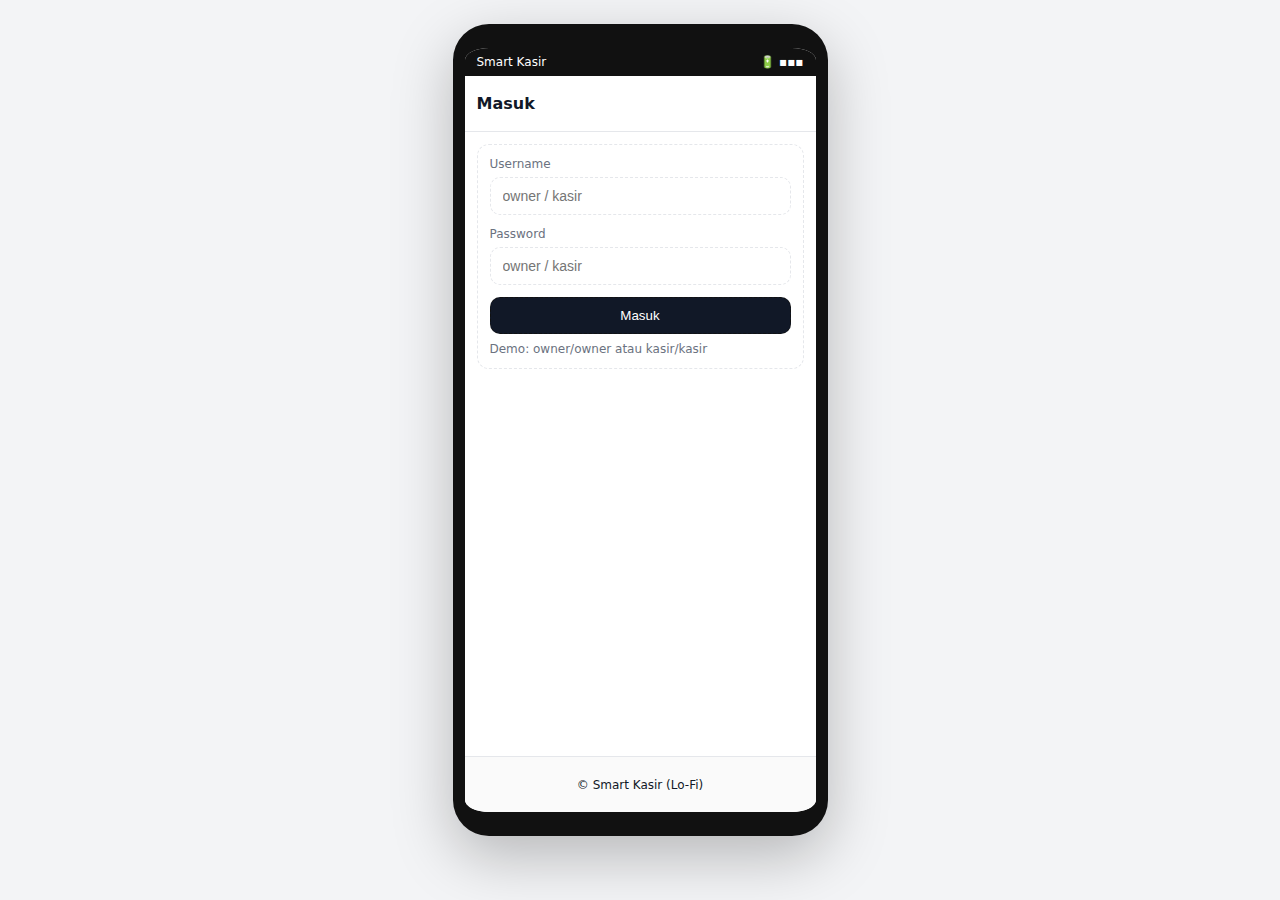
<file: index.html>
<!doctype html>
<html lang="id">
<head>
  <meta charset="utf-8"/>
  <meta name="viewport" content="width=device-width,initial-scale=1"/>
  <meta http-equiv="refresh" content="0; url=login.html">
  <title>Smart Kasir</title>
</head>
<body>
</body>
</html>
</file>
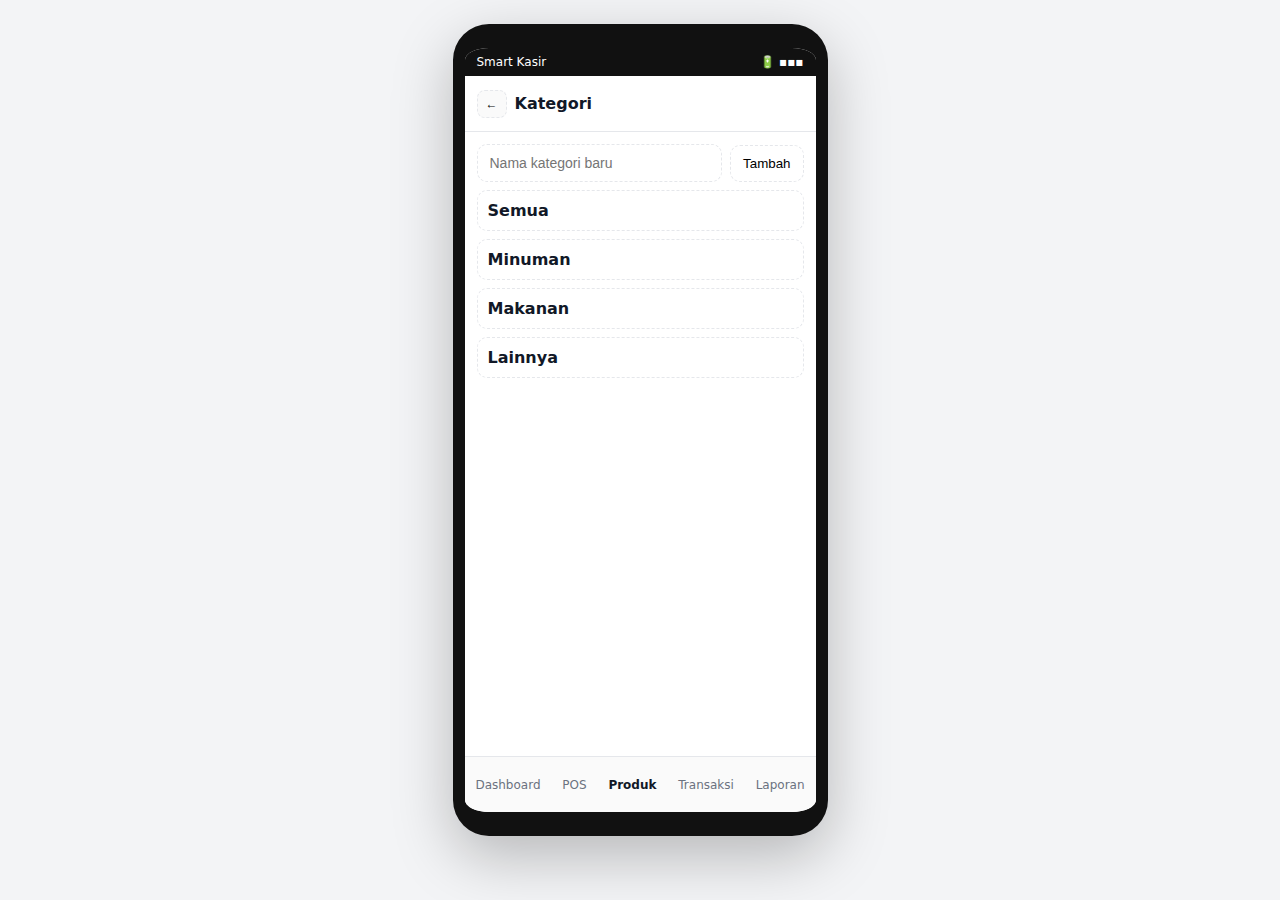
<file: categories.html>
<!doctype html>
<html lang="id">
<head>
<meta charset="utf-8"/>
<meta name="viewport" content="width=device-width, initial-scale=1"/>
<title>Kategori · Smart Kasir</title>
<link rel="stylesheet" href="assets/style.css"/>
</head>
<body>
<div class="phone-wrap">
  <div class="phone">
    <div class="statusbar"><div>Smart Kasir</div><div>🔋 ▪▪▪</div></div>
    <div class="app">
      <div class="header">
        <button class="back" onclick="history.back()">←</button>
        <div class="title">Kategori</div>
        <div style="margin-left:auto"></div>
      </div>
      <div class="content">
        <div id='categories'>
  <form id='catForm' class='row' style='gap:8px'><input id='catName' class='input' placeholder='Nama kategori baru'/><button class='btn' type='submit'>Tambah</button></form>
  <div style='height:8px'></div><div id='catList' class='list'></div>
</div>
      </div>
      
    <div class="footer">
      <a class="nav-btn " href="dashboard.html">Dashboard</a>
      <a class="nav-btn " href="pos.html">POS</a>
      <a class="nav-btn active" href="products.html">Produk</a>
      <a class="nav-btn " href="transactions.html">Transaksi</a>
      <a class="nav-btn " href="reports.html">Laporan</a>
    </div>
    
    </div>
  </div>
</div>
<script src="assets/app.js"></script>
</body>
</html>
</file>
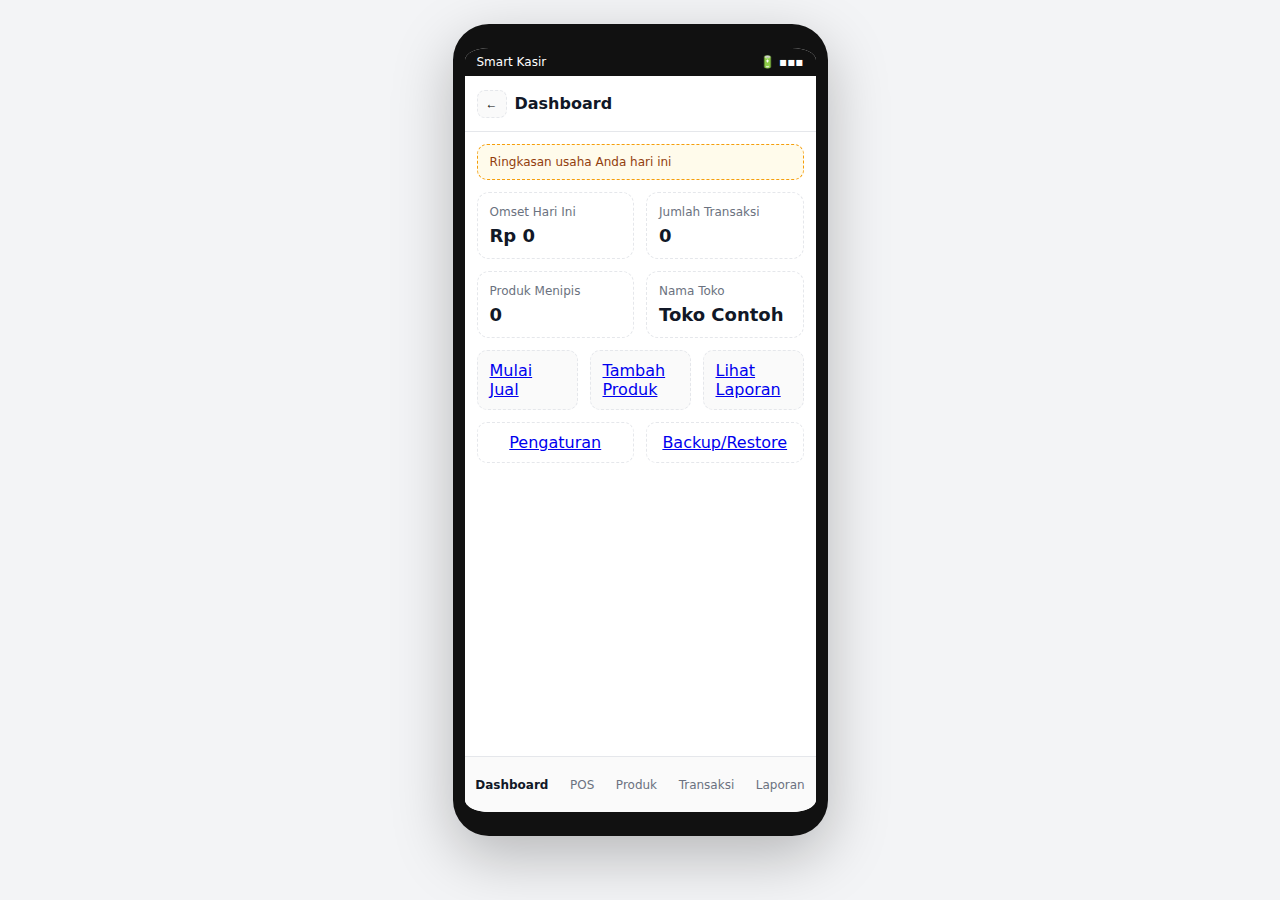
<file: dashboard.html>
<!doctype html>
<html lang="id">
<head>
<meta charset="utf-8"/>
<meta name="viewport" content="width=device-width, initial-scale=1"/>
<title>Dashboard · Smart Kasir</title>
<link rel="stylesheet" href="assets/style.css"/>
</head>
<body>
<div class="phone-wrap">
  <div class="phone">
    <div class="statusbar"><div>Smart Kasir</div><div>🔋 ▪▪▪</div></div>
    <div class="app">
      <div class="header">
        <button class="back" onclick="history.back()">←</button>
        <div class="title">Dashboard</div>
        <div style="margin-left:auto"></div>
      </div>
      <div class="content">
        <div id='dashboard'>
  <div class='banner'>Ringkasan usaha Anda hari ini</div>
  <div class='kpi'>
    <div class='card'><div class='label'>Omset Hari Ini</div><div class='num' id='kpiSales'>Rp 0</div></div>
    <div class='card'><div class='label'>Jumlah Transaksi</div><div class='num' id='kpiTx'>0</div></div>
    <div class='card'><div class='label'>Produk Menipis</div><div class='num' id='kpiLow'>0</div></div>
    <div class='card'><div class='label'>Nama Toko</div><div class='num' id='shopName'>-</div></div>
  </div>
  <div style='height:12px'></div>
  <div class='grid cols-3'>
    <a class='btn ghost' href='pos.html'>Mulai Jual</a>
    <a class='btn ghost' href='products.html'>Tambah Produk</a>
    <a class='btn ghost' href='reports.html'>Lihat Laporan</a>
  </div>
  <div style='height:12px'></div>
  <div class='grid cols-2'>
    <a class='btn' href='settings.html'>Pengaturan</a>
    <a class='btn' href='settings_backup.html'>Backup/Restore</a>
  </div>
</div>
      </div>
      
    <div class="footer">
      <a class="nav-btn active" href="dashboard.html">Dashboard</a>
      <a class="nav-btn " href="pos.html">POS</a>
      <a class="nav-btn " href="products.html">Produk</a>
      <a class="nav-btn " href="transactions.html">Transaksi</a>
      <a class="nav-btn " href="reports.html">Laporan</a>
    </div>
    
    </div>
  </div>
</div>
<script src="assets/app.js"></script>
</body>
</html>
</file>
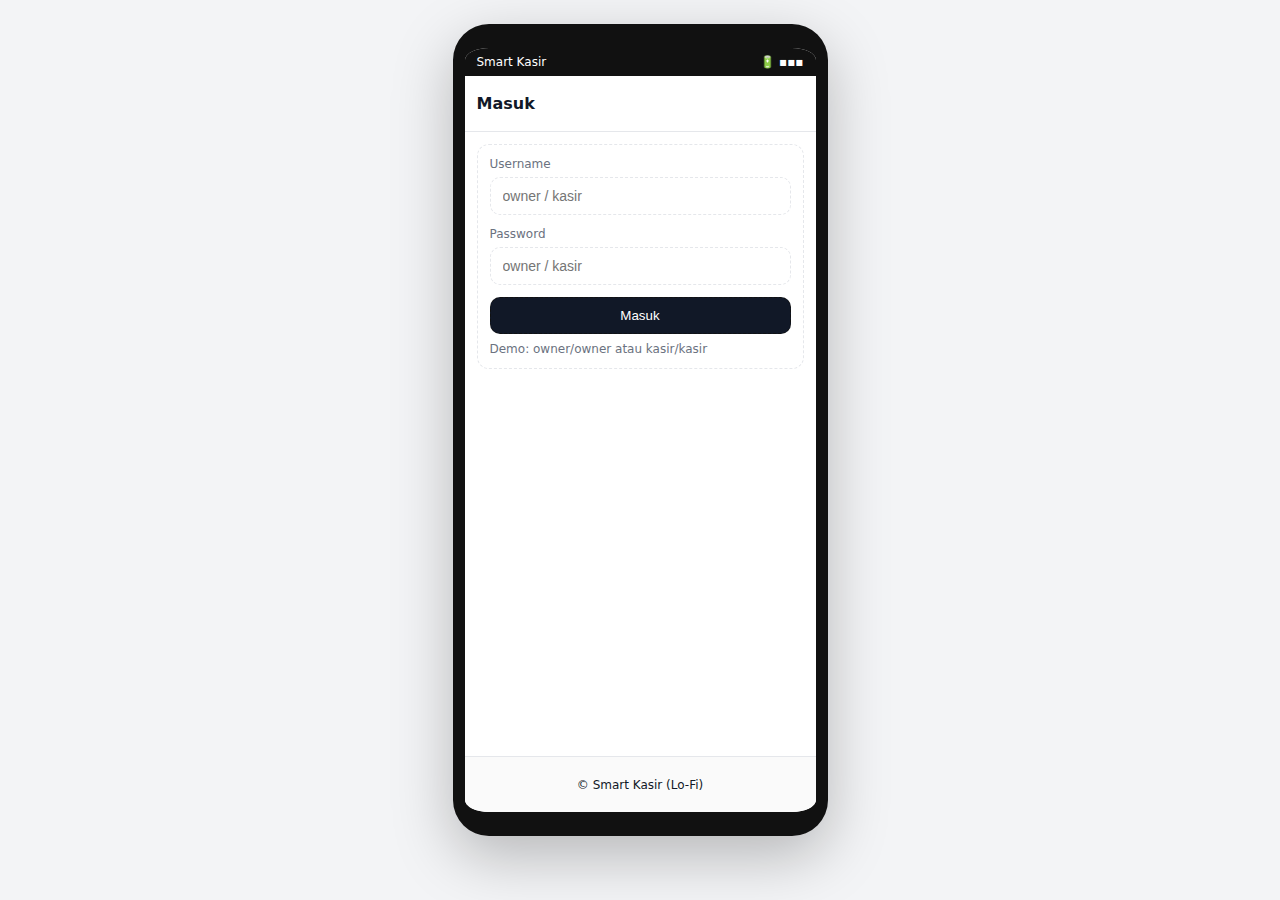
<file: login.html>
<!doctype html>
<html lang="id">
<head><meta charset="utf-8"/><meta name="viewport" content="width=device-width, initial-scale=1"/>
<title>Login · Smart Kasir</title><link rel="stylesheet" href="assets/style.css"/></head>
<body>
<div class="phone-wrap"><div class="phone">
<div class="statusbar"><div>Smart Kasir</div><div>🔋 ▪▪▪</div></div>
<div class="app">
  <div class="header"><div class="title">Masuk</div></div>
  <div class="content">
    <div class="card">
      <div class="group"><div class="label">Username</div><input class="input" name="username" form="loginForm" placeholder="owner / kasir"/></div>
      <div class="group"><div class="label">Password</div><input class="input" type="password" name="password" form="loginForm" placeholder="owner / kasir"/></div>
      <form id="loginForm"><button class="btn primary block" type="submit">Masuk</button></form>
      <div class="small" style="margin-top:8px;color:var(--muted)">Demo: owner/owner atau kasir/kasir</div>
    </div>
  </div>
  <div class="footer center small">© Smart Kasir (Lo-Fi)</div>
</div></div></div>
<script src="assets/app.js"></script>
</body></html>
</file>
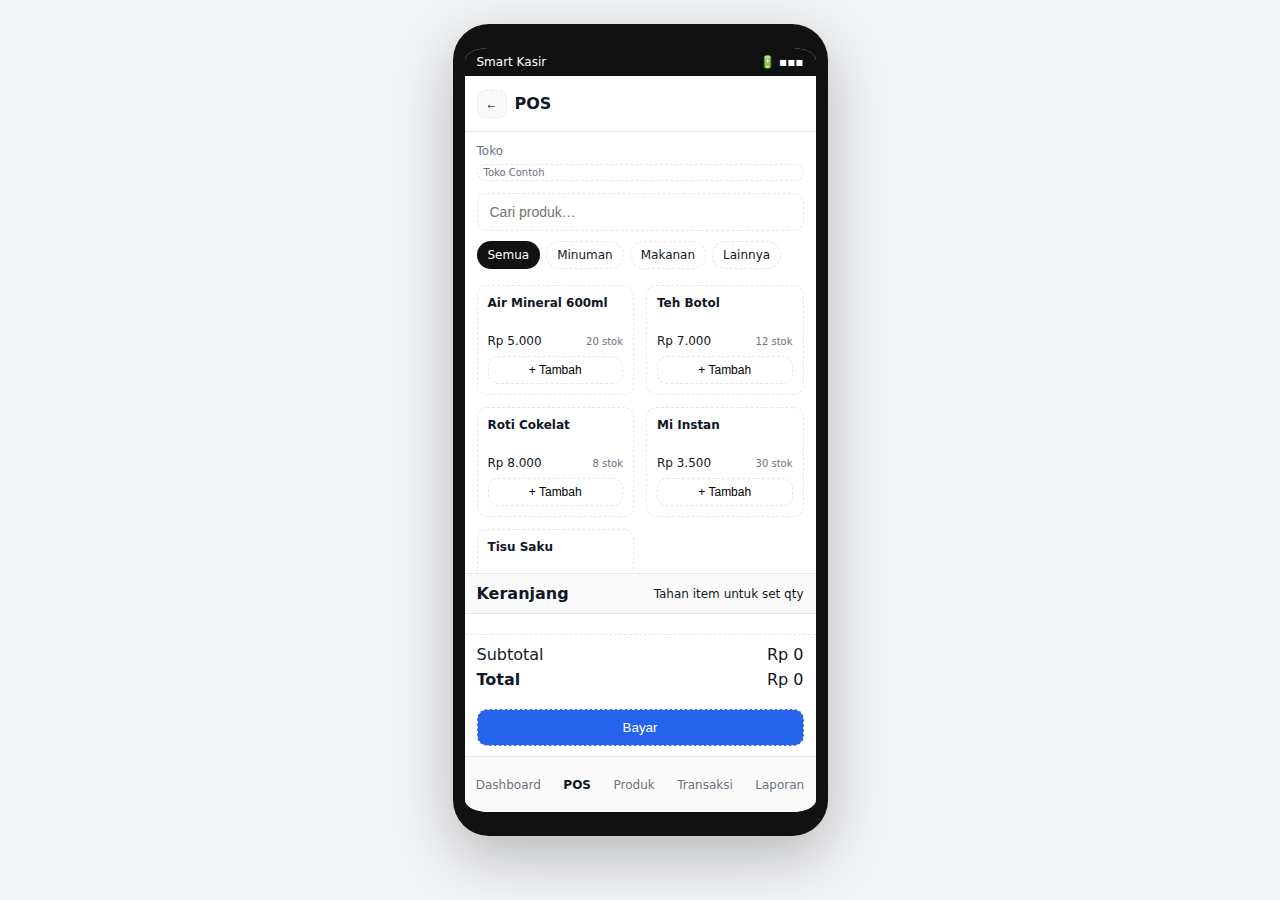
<file: pos.html>
<!doctype html>
<html lang="id">
<head>
<meta charset="utf-8"/>
<meta name="viewport" content="width=device-width, initial-scale=1"/>
<title>POS · Smart Kasir</title>
<link rel="stylesheet" href="assets/style.css"/>
</head>
<body>
<div class="phone-wrap">
  <div class="phone">
    <div class="statusbar"><div>Smart Kasir</div><div>🔋 ▪▪▪</div></div>
    <div class="app">
      <div class="header">
        <button class="back" onclick="history.back()">←</button>
        <div class="title">POS</div>
        <div style="margin-left:auto"></div>
      </div>
      <div class="content">
        <div id='pos'>
  <div class='group'><div class='label'>Toko</div><div id='shopName' class='badge'>-</div></div>
  <div class='search'><input id='search' class='input' placeholder='Cari produk…'/></div>
  <div class='chips' id='chips' style='margin:10px 0'></div>
  <div id='prodGrid' class='grid cols-2'></div>
</div>
<div class='cart'>
  <div class='cart-head'><b>Keranjang</b><span class='small'>Tahan item untuk set qty</span></div>
  <div id='cartItems' class='cart-items'></div>
  <div class='cart-summary'>
    <div class='row space-between'><div>Subtotal</div><div id='subtotal'>Rp 0</div></div>
    <div class='row space-between'><div><b>Total</b></div><div id='final'><b>Rp 0</b></div></div>
  </div>
  <div class='pay'><button id='payBtn' class='btn accent block'>Bayar</button></div>
</div>
<div id='payModal' class='modal'>
  <div class='sheet'>
    <div class='row space-between'><b>Pembayaran</b><button class='btn' id='closePay'>Tutup</button></div>
    <div class='group'><div class='label'>Metode</div>
      <div class='row'>
        <label class='row' style='gap:6px'><input type='radio' name='payMethod' value='cash' checked/> Tunai</label>
        <label class='row' style='gap:6px'><input type='radio' name='payMethod' value='non_cash'/> Non-Tunai</label>
      </div>
    </div>
    <div class='group'><div class='label'>Uang Diterima (tunai)</div><input id='cashInput' class='input' placeholder='0'/></div>
    <div class='card'><div class='label'>Kembalian</div><div id='changeView' style='font-size:28px; font-weight:800'>Rp 0</div></div>
    <div class='group'><button id='finishPay' class='btn primary block'>Selesaikan</button></div>
  </div>
</div>
      </div>
      
    <div class="footer">
      <a class="nav-btn " href="dashboard.html">Dashboard</a>
      <a class="nav-btn active" href="pos.html">POS</a>
      <a class="nav-btn " href="products.html">Produk</a>
      <a class="nav-btn " href="transactions.html">Transaksi</a>
      <a class="nav-btn " href="reports.html">Laporan</a>
    </div>
    
    </div>
  </div>
</div>
<script src="assets/app.js"></script>
</body>
</html>
</file>
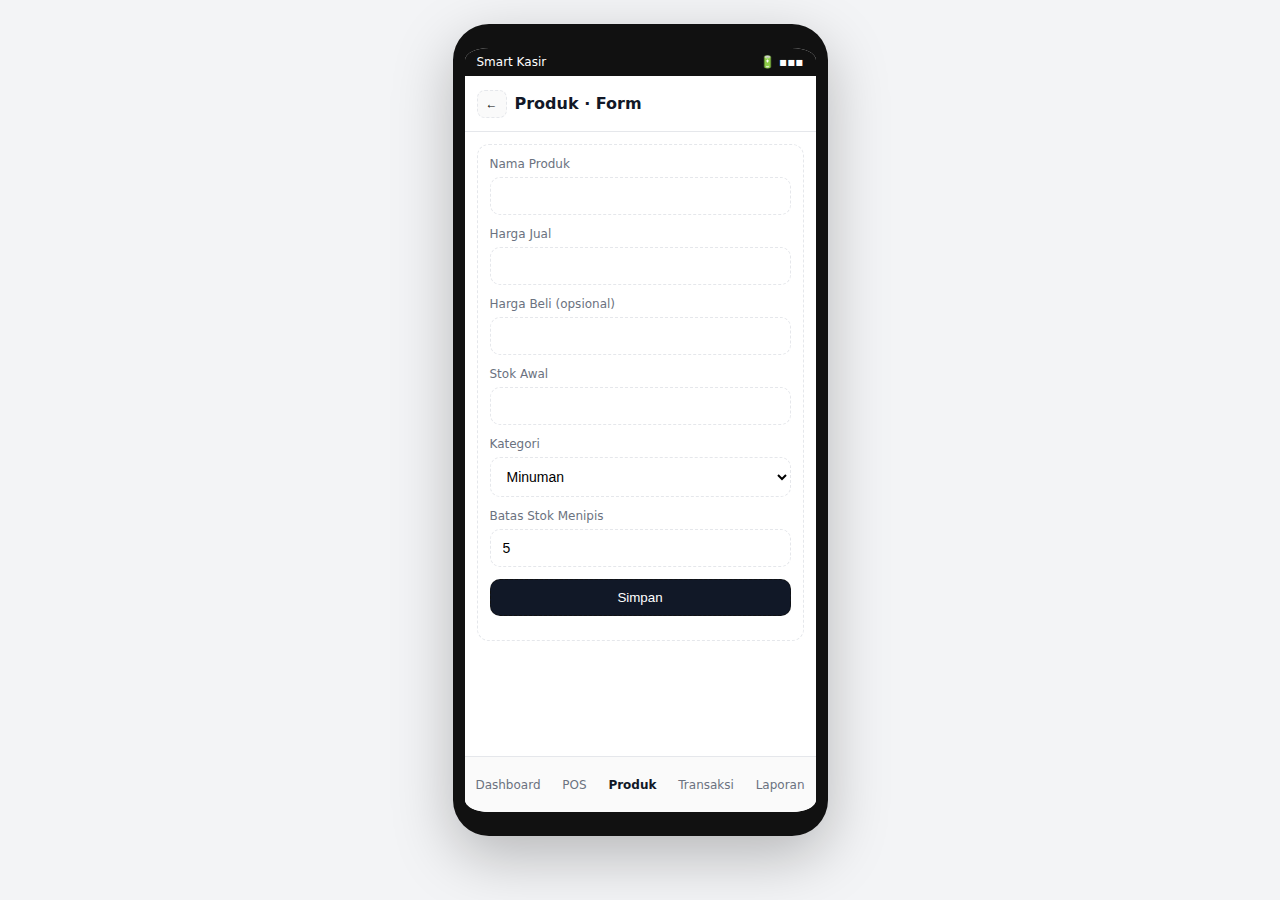
<file: product_form.html>
<!doctype html>
<html lang="id">
<head>
<meta charset="utf-8"/>
<meta name="viewport" content="width=device-width, initial-scale=1"/>
<title>Produk · Form · Smart Kasir</title>
<link rel="stylesheet" href="assets/style.css"/>
</head>
<body>
<div class="phone-wrap">
  <div class="phone">
    <div class="statusbar"><div>Smart Kasir</div><div>🔋 ▪▪▪</div></div>
    <div class="app">
      <div class="header">
        <button class="back" onclick="history.back()">←</button>
        <div class="title">Produk · Form</div>
        <div style="margin-left:auto"></div>
      </div>
      <div class="content">
        <div>
  <form id='productForm' class='card'>
    <input type='hidden' name='pid'/>
    <div class='group'><div class='label'>Nama Produk</div><input class='input' name='name' required/></div>
    <div class='group'><div class='label'>Harga Jual</div><input class='input' name='price' type='number' required/></div>
    <div class='group'><div class='label'>Harga Beli (opsional)</div><input class='input' name='cost' type='number'/></div>
    <div class='group'><div class='label'>Stok Awal</div><input class='input' name='stock' type='number' required/></div>
    <div class='group'><div class='label'>Kategori</div><select class='select' name='cat'></select></div>
    <div class='group'><div class='label'>Batas Stok Menipis</div><input class='input' name='min' type='number' value='5'/></div>
    <div class='group'><button class='btn primary block' type='submit'>Simpan</button></div>
  </form>
</div>
      </div>
      
    <div class="footer">
      <a class="nav-btn " href="dashboard.html">Dashboard</a>
      <a class="nav-btn " href="pos.html">POS</a>
      <a class="nav-btn active" href="products.html">Produk</a>
      <a class="nav-btn " href="transactions.html">Transaksi</a>
      <a class="nav-btn " href="reports.html">Laporan</a>
    </div>
    
    </div>
  </div>
</div>
<script src="assets/app.js"></script>
</body>
</html>
</file>
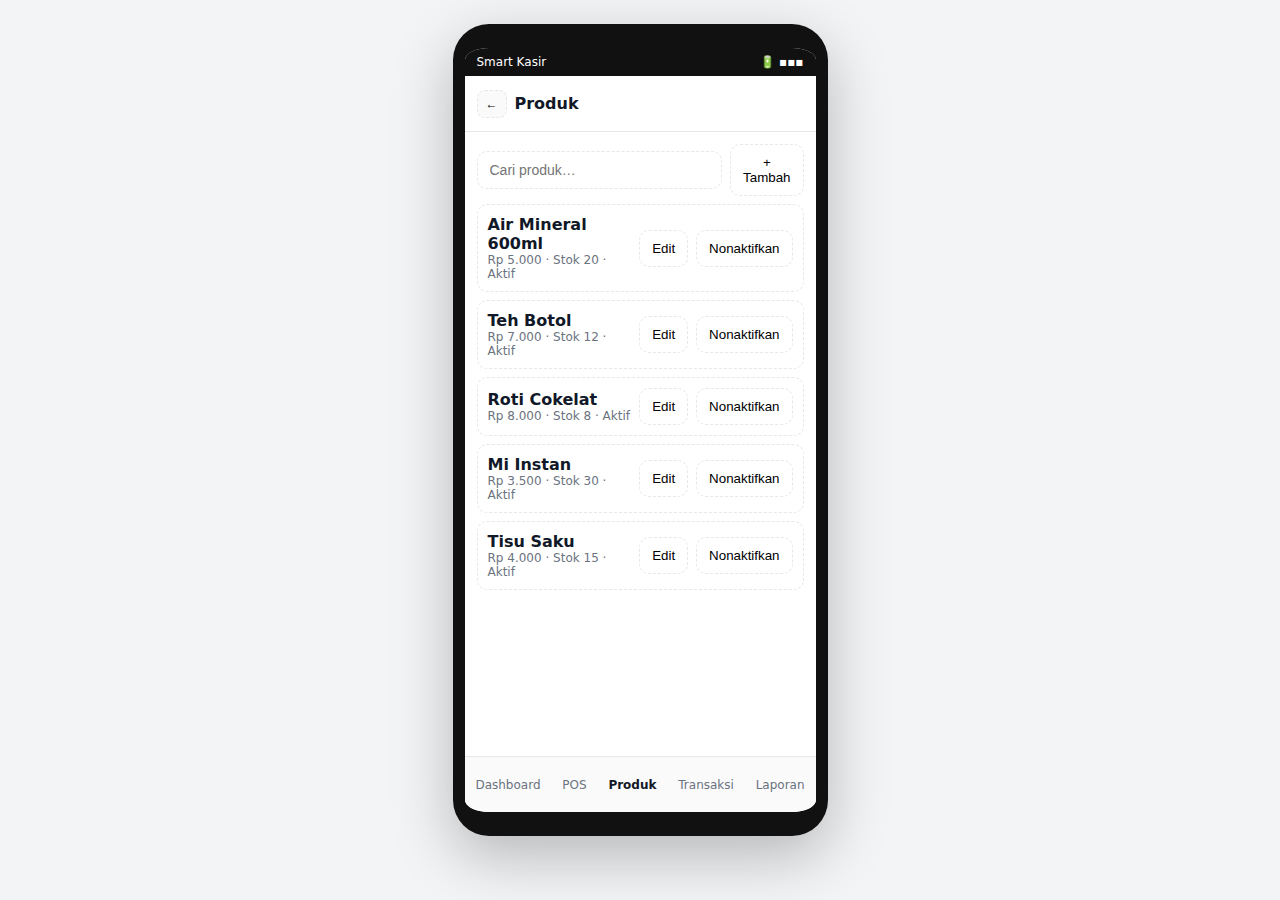
<file: products.html>
<!doctype html>
<html lang="id">
<head>
<meta charset="utf-8"/>
<meta name="viewport" content="width=device-width, initial-scale=1"/>
<title>Produk · Smart Kasir</title>
<link rel="stylesheet" href="assets/style.css"/>
</head>
<body>
<div class="phone-wrap">
  <div class="phone">
    <div class="statusbar"><div>Smart Kasir</div><div>🔋 ▪▪▪</div></div>
    <div class="app">
      <div class="header">
        <button class="back" onclick="history.back()">←</button>
        <div class="title">Produk</div>
        <div style="margin-left:auto"></div>
      </div>
      <div class="content">
        <div id='products'>
  <div class='row' style='gap:8px'><input id='pSearch' class='input' placeholder='Cari produk…'/><button id='addProduct' class='btn'>+ Tambah</button></div>
  <div style='height:8px'></div><div id='prodList' class='list'></div>
</div>
      </div>
      
    <div class="footer">
      <a class="nav-btn " href="dashboard.html">Dashboard</a>
      <a class="nav-btn " href="pos.html">POS</a>
      <a class="nav-btn active" href="products.html">Produk</a>
      <a class="nav-btn " href="transactions.html">Transaksi</a>
      <a class="nav-btn " href="reports.html">Laporan</a>
    </div>
    
    </div>
  </div>
</div>
<script src="assets/app.js"></script>
</body>
</html>
</file>
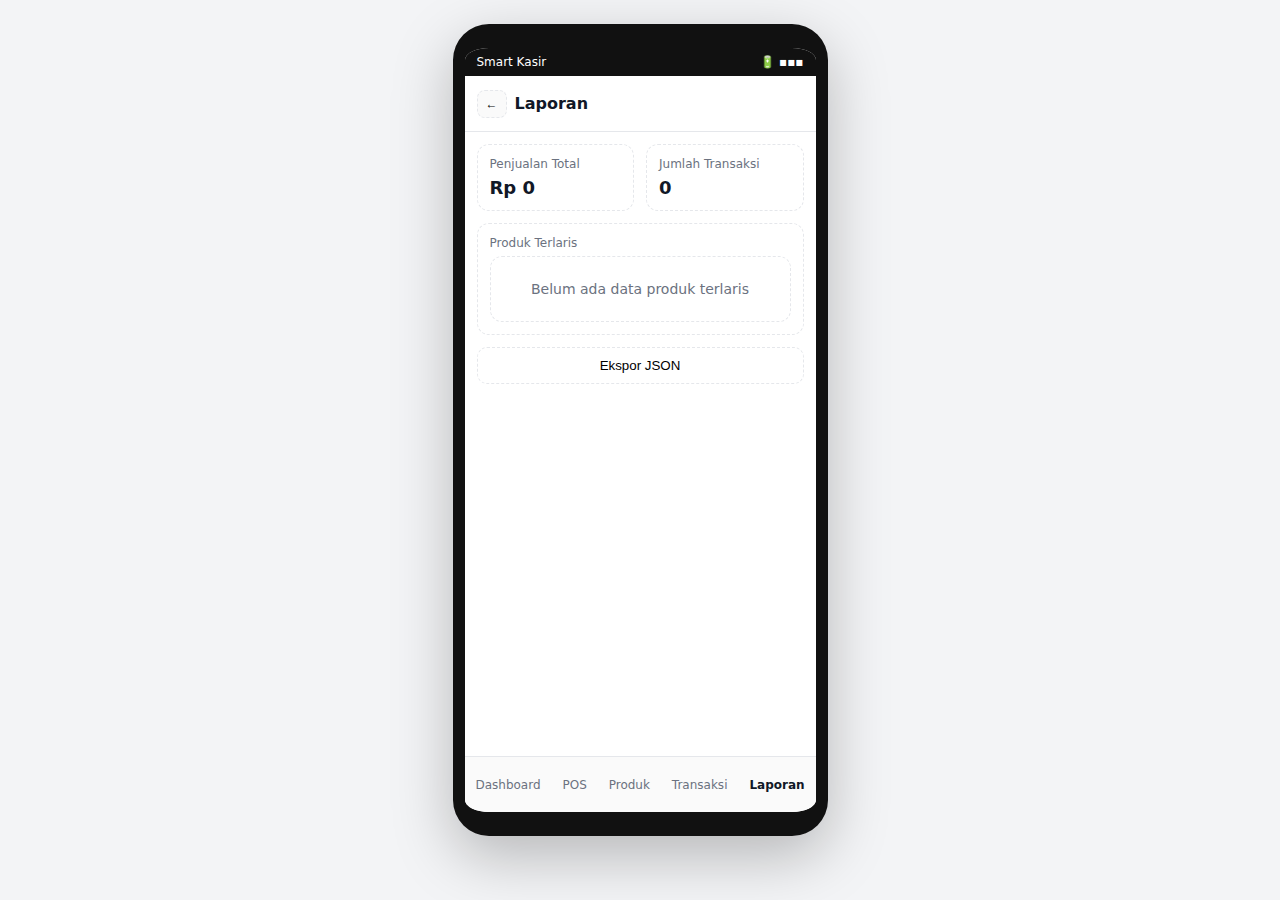
<file: reports.html>
<!doctype html>
<html lang="id">
<head>
<meta charset="utf-8"/>
<meta name="viewport" content="width=device-width, initial-scale=1"/>
<title>Laporan · Smart Kasir</title>
<link rel="stylesheet" href="assets/style.css"/>
</head>
<body>
<div class="phone-wrap">
  <div class="phone">
    <div class="statusbar"><div>Smart Kasir</div><div>🔋 ▪▪▪</div></div>
    <div class="app">
      <div class="header">
        <button class="back" onclick="history.back()">←</button>
        <div class="title">Laporan</div>
        <div style="margin-left:auto"></div>
      </div>
      <div class="content">
        <div id='reports'>
  <div class='kpi'>
    <div class='card'><div class='label'>Penjualan Total</div><div class='num' id='repSales'>Rp 0</div></div>
    <div class='card'><div class='label'>Jumlah Transaksi</div><div class='num' id='repCount'>0</div></div>
  </div>
  <div style='height:12px'></div>
  <div class='card'><div class='label'>Produk Terlaris</div><div id='topProducts' class='list'></div></div>
  <div style='height:12px'></div>
  <button id='exportBtn' class='btn block'>Ekspor JSON</button>
</div>
      </div>
      
    <div class="footer">
      <a class="nav-btn " href="dashboard.html">Dashboard</a>
      <a class="nav-btn " href="pos.html">POS</a>
      <a class="nav-btn " href="products.html">Produk</a>
      <a class="nav-btn " href="transactions.html">Transaksi</a>
      <a class="nav-btn active" href="reports.html">Laporan</a>
    </div>
    
    </div>
  </div>
</div>
<script src="assets/app.js"></script>
</body>
</html>
</file>
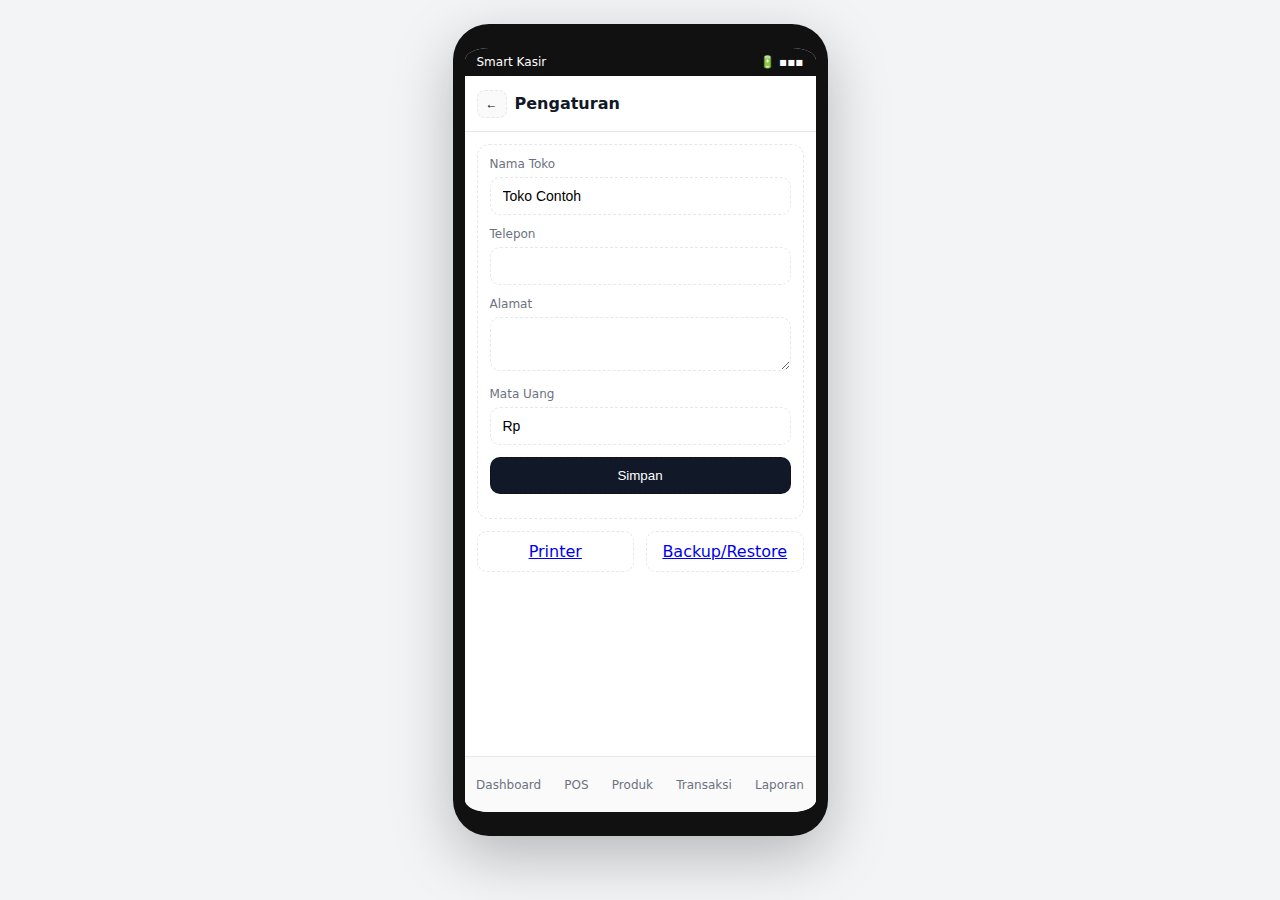
<file: settings.html>
<!doctype html>
<html lang="id">
<head>
<meta charset="utf-8"/>
<meta name="viewport" content="width=device-width, initial-scale=1"/>
<title>Pengaturan · Smart Kasir</title>
<link rel="stylesheet" href="assets/style.css"/>
</head>
<body>
<div class="phone-wrap">
  <div class="phone">
    <div class="statusbar"><div>Smart Kasir</div><div>🔋 ▪▪▪</div></div>
    <div class="app">
      <div class="header">
        <button class="back" onclick="history.back()">←</button>
        <div class="title">Pengaturan</div>
        <div style="margin-left:auto"></div>
      </div>
      <div class="content">
        <div id='settings'>
  <form id='shopForm' class='card'>
    <div class='group'><div class='label'>Nama Toko</div><input id='shopName' class='input' required/></div>
    <div class='group'><div class='label'>Telepon</div><input id='shopPhone' class='input'/></div>
    <div class='group'><div class='label'>Alamat</div><textarea id='shopAddress' class='textarea'></textarea></div>
    <div class='group'><div class='label'>Mata Uang</div><input id='shopCurrency' class='input' value='Rp'/></div>
    <div class='group'><button class='btn primary block' type='submit'>Simpan</button></div>
  </form>
  <div style='height:12px'></div>
  <div class='grid cols-2'><a class='btn' href='settings_printer.html'>Printer</a><a class='btn' href='settings_backup.html'>Backup/Restore</a></div>
</div>
      </div>
      
    <div class="footer">
      <a class="nav-btn " href="dashboard.html">Dashboard</a>
      <a class="nav-btn " href="pos.html">POS</a>
      <a class="nav-btn " href="products.html">Produk</a>
      <a class="nav-btn " href="transactions.html">Transaksi</a>
      <a class="nav-btn " href="reports.html">Laporan</a>
    </div>
    
    </div>
  </div>
</div>
<script src="assets/app.js"></script>
</body>
</html>
</file>
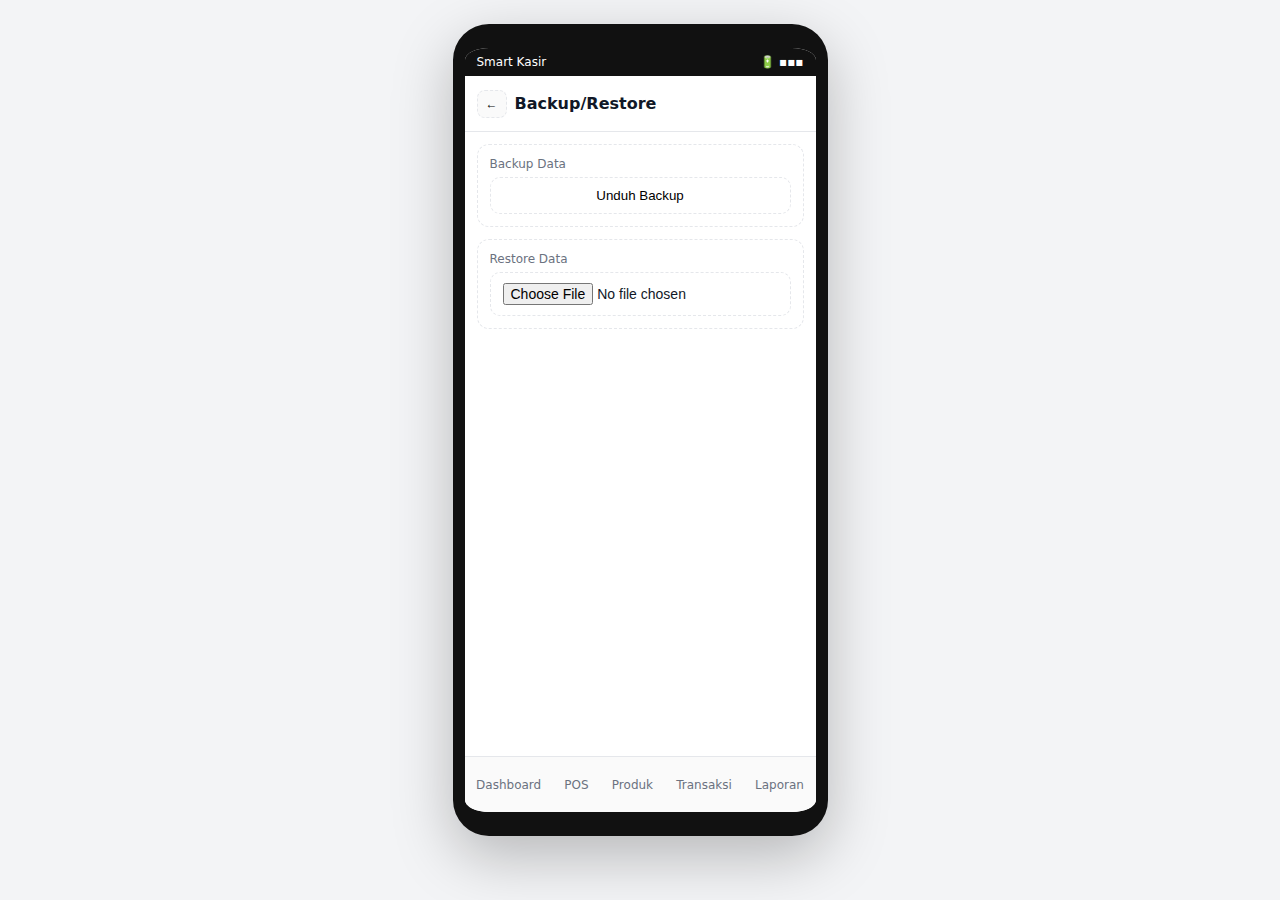
<file: settings_backup.html>
<!doctype html>
<html lang="id">
<head>
<meta charset="utf-8"/>
<meta name="viewport" content="width=device-width, initial-scale=1"/>
<title>Backup/Restore · Smart Kasir</title>
<link rel="stylesheet" href="assets/style.css"/>
</head>
<body>
<div class="phone-wrap">
  <div class="phone">
    <div class="statusbar"><div>Smart Kasir</div><div>🔋 ▪▪▪</div></div>
    <div class="app">
      <div class="header">
        <button class="back" onclick="history.back()">←</button>
        <div class="title">Backup/Restore</div>
        <div style="margin-left:auto"></div>
      </div>
      <div class="content">
        <div id='backup'>
  <div class='card'><div class='label'>Backup Data</div><button id='doBackup' class='btn block'>Unduh Backup</button></div>
  <div style='height:12px'></div>
  <div class='card'><div class='label'>Restore Data</div><input id='doRestore' type='file' class='input'/></div>
</div>
      </div>
      
    <div class="footer">
      <a class="nav-btn " href="dashboard.html">Dashboard</a>
      <a class="nav-btn " href="pos.html">POS</a>
      <a class="nav-btn " href="products.html">Produk</a>
      <a class="nav-btn " href="transactions.html">Transaksi</a>
      <a class="nav-btn " href="reports.html">Laporan</a>
    </div>
    
    </div>
  </div>
</div>
<script src="assets/app.js"></script>
</body>
</html>
</file>
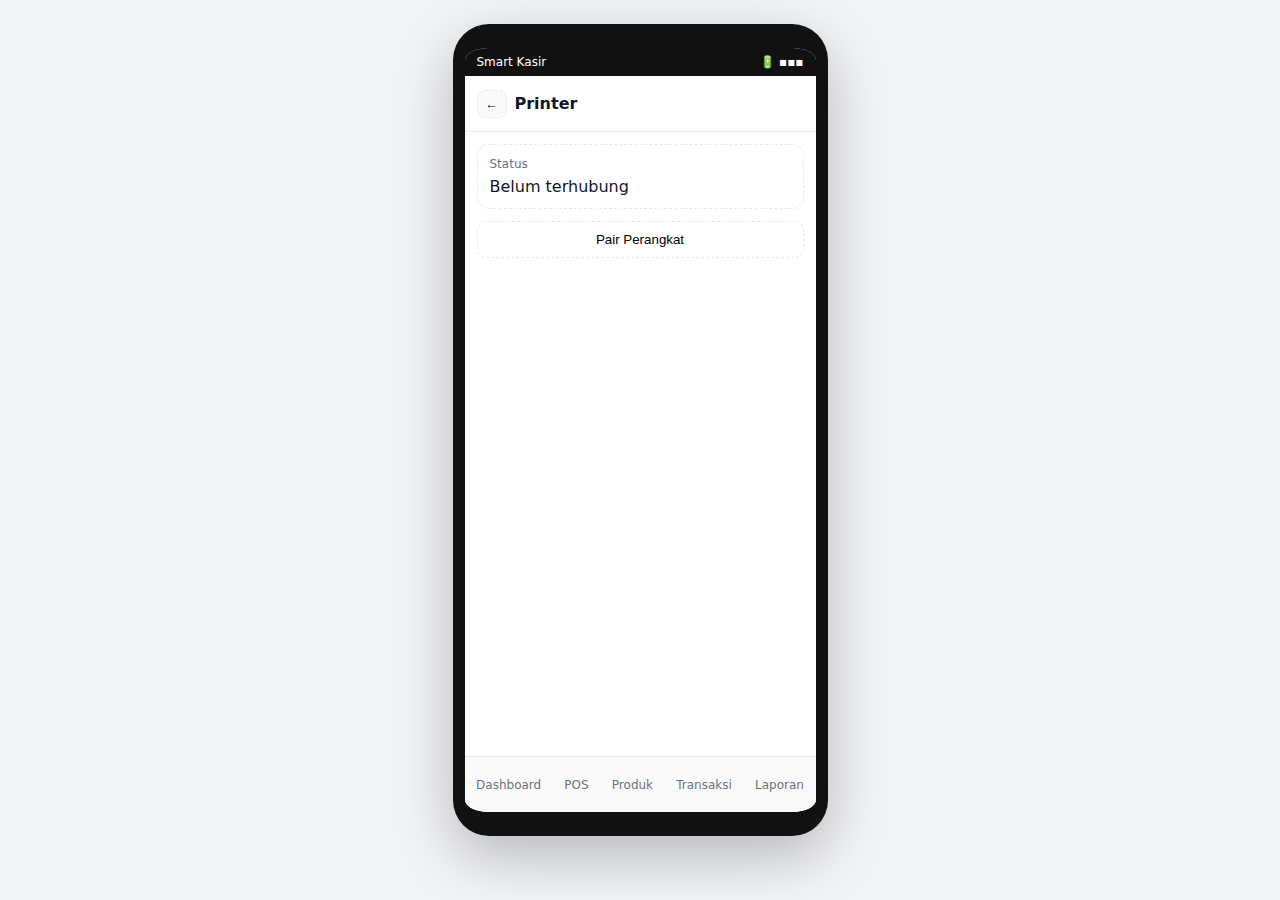
<file: settings_printer.html>
<!doctype html>
<html lang="id">
<head>
<meta charset="utf-8"/>
<meta name="viewport" content="width=device-width, initial-scale=1"/>
<title>Printer · Smart Kasir</title>
<link rel="stylesheet" href="assets/style.css"/>
</head>
<body>
<div class="phone-wrap">
  <div class="phone">
    <div class="statusbar"><div>Smart Kasir</div><div>🔋 ▪▪▪</div></div>
    <div class="app">
      <div class="header">
        <button class="back" onclick="history.back()">←</button>
        <div class="title">Printer</div>
        <div style="margin-left:auto"></div>
      </div>
      <div class="content">
        <div id='printer'>
  <div class='card'><div class='label'>Status</div><div id='printerState'>-</div></div>
  <div style='height:12px'></div><button id='pairBtn' class='btn block'>Pair Perangkat</button>
</div>
      </div>
      
    <div class="footer">
      <a class="nav-btn " href="dashboard.html">Dashboard</a>
      <a class="nav-btn " href="pos.html">POS</a>
      <a class="nav-btn " href="products.html">Produk</a>
      <a class="nav-btn " href="transactions.html">Transaksi</a>
      <a class="nav-btn " href="reports.html">Laporan</a>
    </div>
    
    </div>
  </div>
</div>
<script src="assets/app.js"></script>
</body>
</html>
</file>
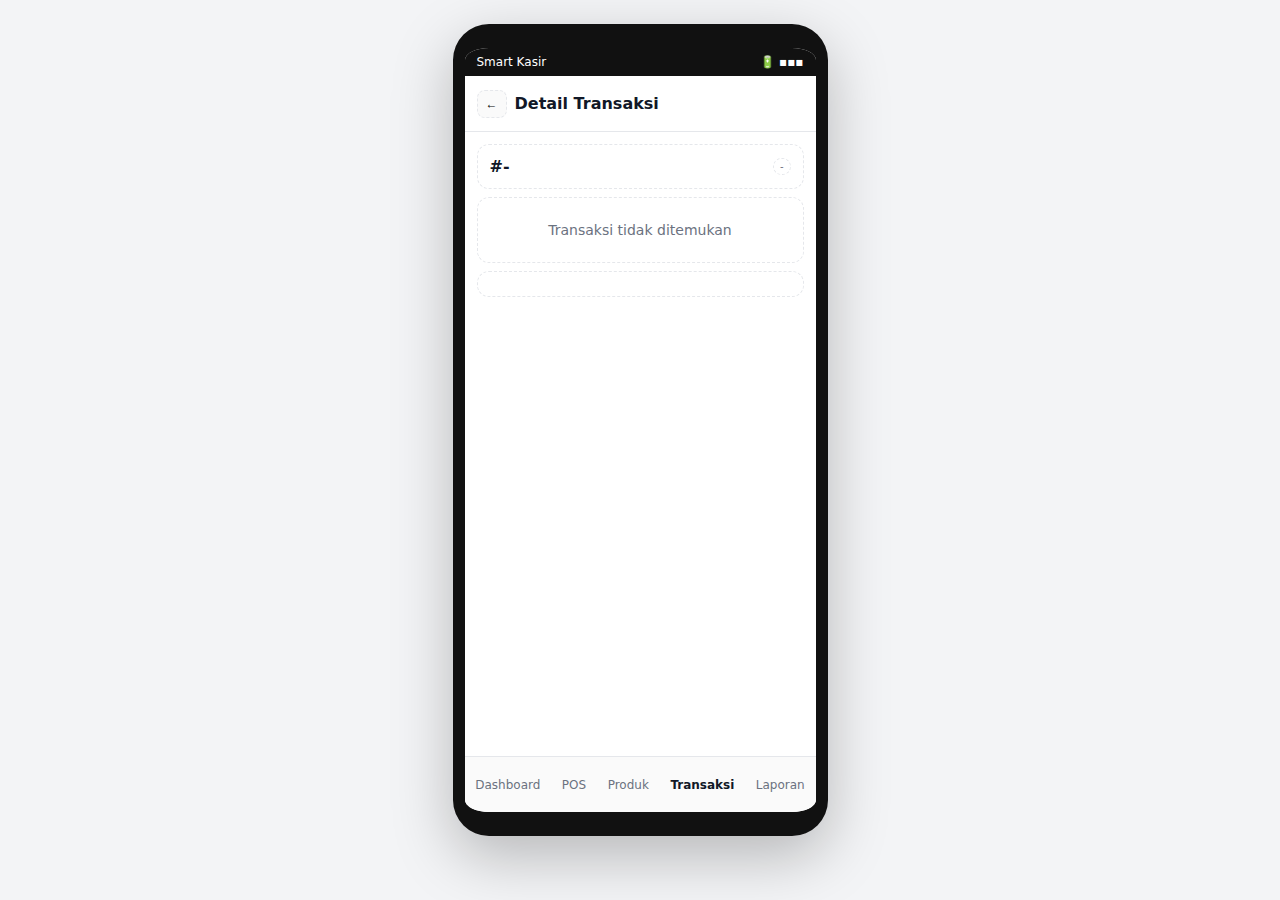
<file: transaction_detail.html>
<!doctype html>
<html lang="id">
<head>
<meta charset="utf-8"/>
<meta name="viewport" content="width=device-width, initial-scale=1"/>
<title>Detail Transaksi · Smart Kasir</title>
<link rel="stylesheet" href="assets/style.css"/>
</head>
<body>
<div class="phone-wrap">
  <div class="phone">
    <div class="statusbar"><div>Smart Kasir</div><div>🔋 ▪▪▪</div></div>
    <div class="app">
      <div class="header">
        <button class="back" onclick="history.back()">←</button>
        <div class="title">Detail Transaksi</div>
        <div style="margin-left:auto"></div>
      </div>
      <div class="content">
        <div id='txDetail'>
  <div class='card'><div class='row space-between'><div><b id='txTitle'>#-</b></div><div class='badge' id='txMeta'>-</div></div></div>
  <div style='height:8px'></div><div id='txBody'></div>
  <div style='height:8px'></div><div id='txSummary' class='card'></div>
</div>
      </div>
      
    <div class="footer">
      <a class="nav-btn " href="dashboard.html">Dashboard</a>
      <a class="nav-btn " href="pos.html">POS</a>
      <a class="nav-btn " href="products.html">Produk</a>
      <a class="nav-btn active" href="transactions.html">Transaksi</a>
      <a class="nav-btn " href="reports.html">Laporan</a>
    </div>
    
    </div>
  </div>
</div>
<script src="assets/app.js"></script>
</body>
</html>
</file>
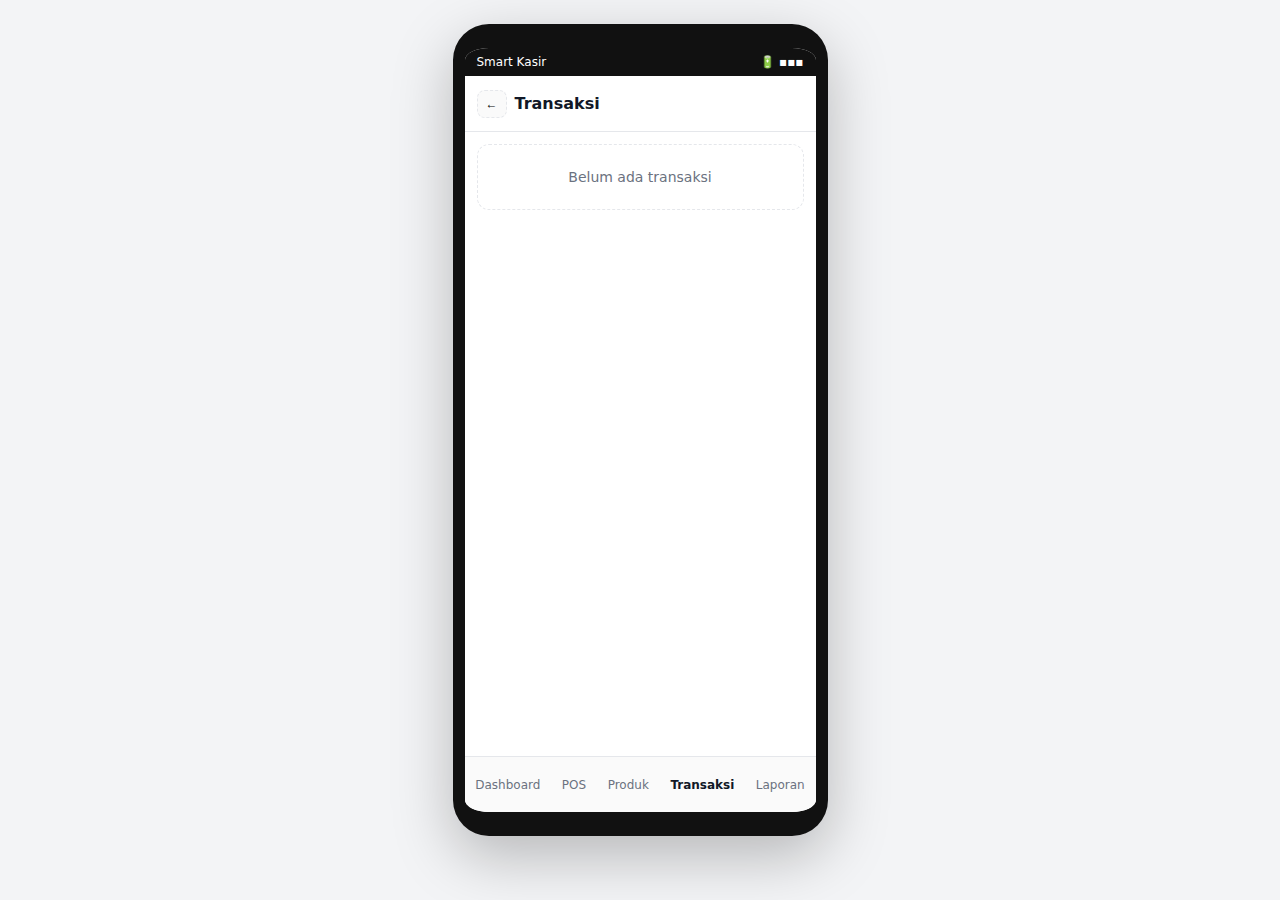
<file: transactions.html>
<!doctype html>
<html lang="id">
<head>
<meta charset="utf-8"/>
<meta name="viewport" content="width=device-width, initial-scale=1"/>
<title>Transaksi · Smart Kasir</title>
<link rel="stylesheet" href="assets/style.css"/>
</head>
<body>
<div class="phone-wrap">
  <div class="phone">
    <div class="statusbar"><div>Smart Kasir</div><div>🔋 ▪▪▪</div></div>
    <div class="app">
      <div class="header">
        <button class="back" onclick="history.back()">←</button>
        <div class="title">Transaksi</div>
        <div style="margin-left:auto"></div>
      </div>
      <div class="content">
        <div id='transactions'><div id='txList' class='list'></div></div>
      </div>
      
    <div class="footer">
      <a class="nav-btn " href="dashboard.html">Dashboard</a>
      <a class="nav-btn " href="pos.html">POS</a>
      <a class="nav-btn " href="products.html">Produk</a>
      <a class="nav-btn active" href="transactions.html">Transaksi</a>
      <a class="nav-btn " href="reports.html">Laporan</a>
    </div>
    
    </div>
  </div>
</div>
<script src="assets/app.js"></script>
</body>
</html>
</file>
<file: assets/style.css>
:root{ --bg:#ffffff; --ink:#111827; --muted:#6b7280; --line:#e5e7eb; --primary:#111827; --accent:#2563eb; --warn:#f59e0b; --error:#ef4444; --success:#16a34a;}
*{box-sizing:border-box} html,body{height:100%} body{margin:0;background:#f3f4f6;color:var(--ink);font-family: ui-sans-serif, system-ui, -apple-system, Segoe UI, Roboto, Inter, "Helvetica Neue", Arial, "Noto Sans", "Apple Color Emoji", "Segoe UI Emoji";}
.phone-wrap{display:flex; align-items:center; justify-content:center; padding:24px}
.phone{width:375px; height:812px; background:var(--bg); border:12px solid #111; border-bottom-width:24px; border-top-width:24px;border-radius:36px; position:relative; overflow:hidden; box-shadow:0 20px 60px rgba(0,0,0,.25);}
.statusbar{position:absolute; top:0; left:0; right:0; height:28px; background:#111; color:#fff; font-size:12px; padding:4px 12px; display:flex; align-items:center; justify-content:space-between;}
.app{position:absolute; top:28px; left:0; right:0; bottom:0; display:flex; flex-direction:column;}
.header{height:56px; border-bottom:1px solid var(--line); display:flex; align-items:center; gap:8px; padding:0 12px; background:#fff;}
.header .title{font-weight:700}
.header .back{border:1px dashed var(--line); padding:6px 8px; border-radius:8px; font-size:12px; background:#fafafa; cursor:pointer}
.content{flex:1; overflow:auto; padding:12px; background:#fff}
.footer{height:56px; border-top:1px solid var(--line); background:#fafafa; display:flex; align-items:center; justify-content:space-around;}
.nav-btn{font-size:12px; color:var(--muted); text-decoration:none}
.nav-btn.active{color:var(--ink); font-weight:600}
.card{border:1px dashed var(--line); border-radius:12px; padding:12px; background:#fff}
.grid{display:grid; gap:12px}
.grid.cols-2{grid-template-columns:1fr 1fr}
.grid.cols-3{grid-template-columns:1fr 1fr 1fr}
.row{display:flex; gap:8px; align-items:center}
.space-between{justify-content:space-between}
.badge{font-size:10px; border:1px dashed var(--line); padding:2px 6px; border-radius:999px; color:var(--muted)}
.btn{display:inline-flex; align-items:center; justify-content:center; gap:6px; padding:10px 12px; border:1px dashed var(--line); background:#fff; border-radius:10px; cursor:pointer}
.btn.primary{background:var(--ink); color:#fff; border-color:#111}
.btn.accent{background:var(--accent); color:#fff; border-color:#var(--accent)}
.btn.warn{background:var(--warn); color:#111; border-color:#var(--warn)}
.btn.block{width:100%}
.btn.ghost{background:#fafafa}
.input, .select, .textarea{width:100%; padding:10px 12px; border:1px dashed var(--line); border-radius:10px; background:#fff; font-size:14px;}
.label{font-size:12px; color:var(--muted); margin-bottom:6px}
.group{margin-bottom:12px}
.list{display:flex; flex-direction:column; gap:8px}
.item{border:1px dashed var(--line); border-radius:10px; padding:10px}
.item .sub{color:var(--muted); font-size:12px}
.kpi{display:grid; grid-template-columns:1fr 1fr; gap:12px}
.kpi .card .num{font-weight:800; font-size:18px}
.search{display:flex; gap:8px}
.chips{display:flex; gap:6px; overflow:auto; padding-bottom:6px}
.chip{padding:6px 10px; border:1px dashed var(--line); border-radius:999px; font-size:12px; cursor:pointer; white-space:nowrap}
.chip.active{background:#111; color:#fff; border-color:#111}
.product-card{padding:10px; border:1px dashed var(--line); border-radius:10px; display:flex; flex-direction:column; gap:8px}
.product-name{font-size:12px; font-weight:600; min-height:30px}
.product-price{font-size:12px}
.product-stock{font-size:10px; color:var(--muted)}
.product-card .btn{padding:6px 8px; font-size:12px}
.cart{position:absolute; right:0; bottom:56px; width:100%; background:#fff; border-top:1px solid var(--line);}
.cart .cart-head{display:flex; align-items:center; justify-content:space-between; padding:10px 12px; background:#fafafa; border-bottom:1px solid var(--line)}
.cart .cart-items{max-height:200px; overflow:auto; padding:10px 12px; display:flex; flex-direction:column; gap:8px}
.cart .cart-item{display:flex; justify-content:space-between; gap:8px; font-size:12px}
.qty{display:flex; align-items:center; gap:6px}
.qty .btn{padding:4px 8px; font-size:12px}
.cart .cart-summary{padding:10px 12px; border-top:1px dashed var(--line); display:flex; flex-direction:column; gap:6px}
.cart .pay{padding:10px 12px;}
.modal{position:absolute; inset:0; background:rgba(0,0,0,.3); display:none; align-items:flex-end; justify-content:center; padding:12px}
.modal .sheet{background:#fff; width:100%; border-radius:16px 16px 12px 12px; padding:12px; border:1px dashed var(--line)}
.modal.open{display:flex}
.banner{padding:10px 12px; background:#fffbeb; border:1px dashed var(--warn); color:#92400e; border-radius:10px; margin-bottom:12px; font-size:12px}
.empty{border:1px dashed var(--line); border-radius:12px; text-align:center; padding:24px; color:var(--muted); font-size:14px}
.small{font-size:12px}
.center{display:flex; align-items:center; justify-content:center}
</file>
